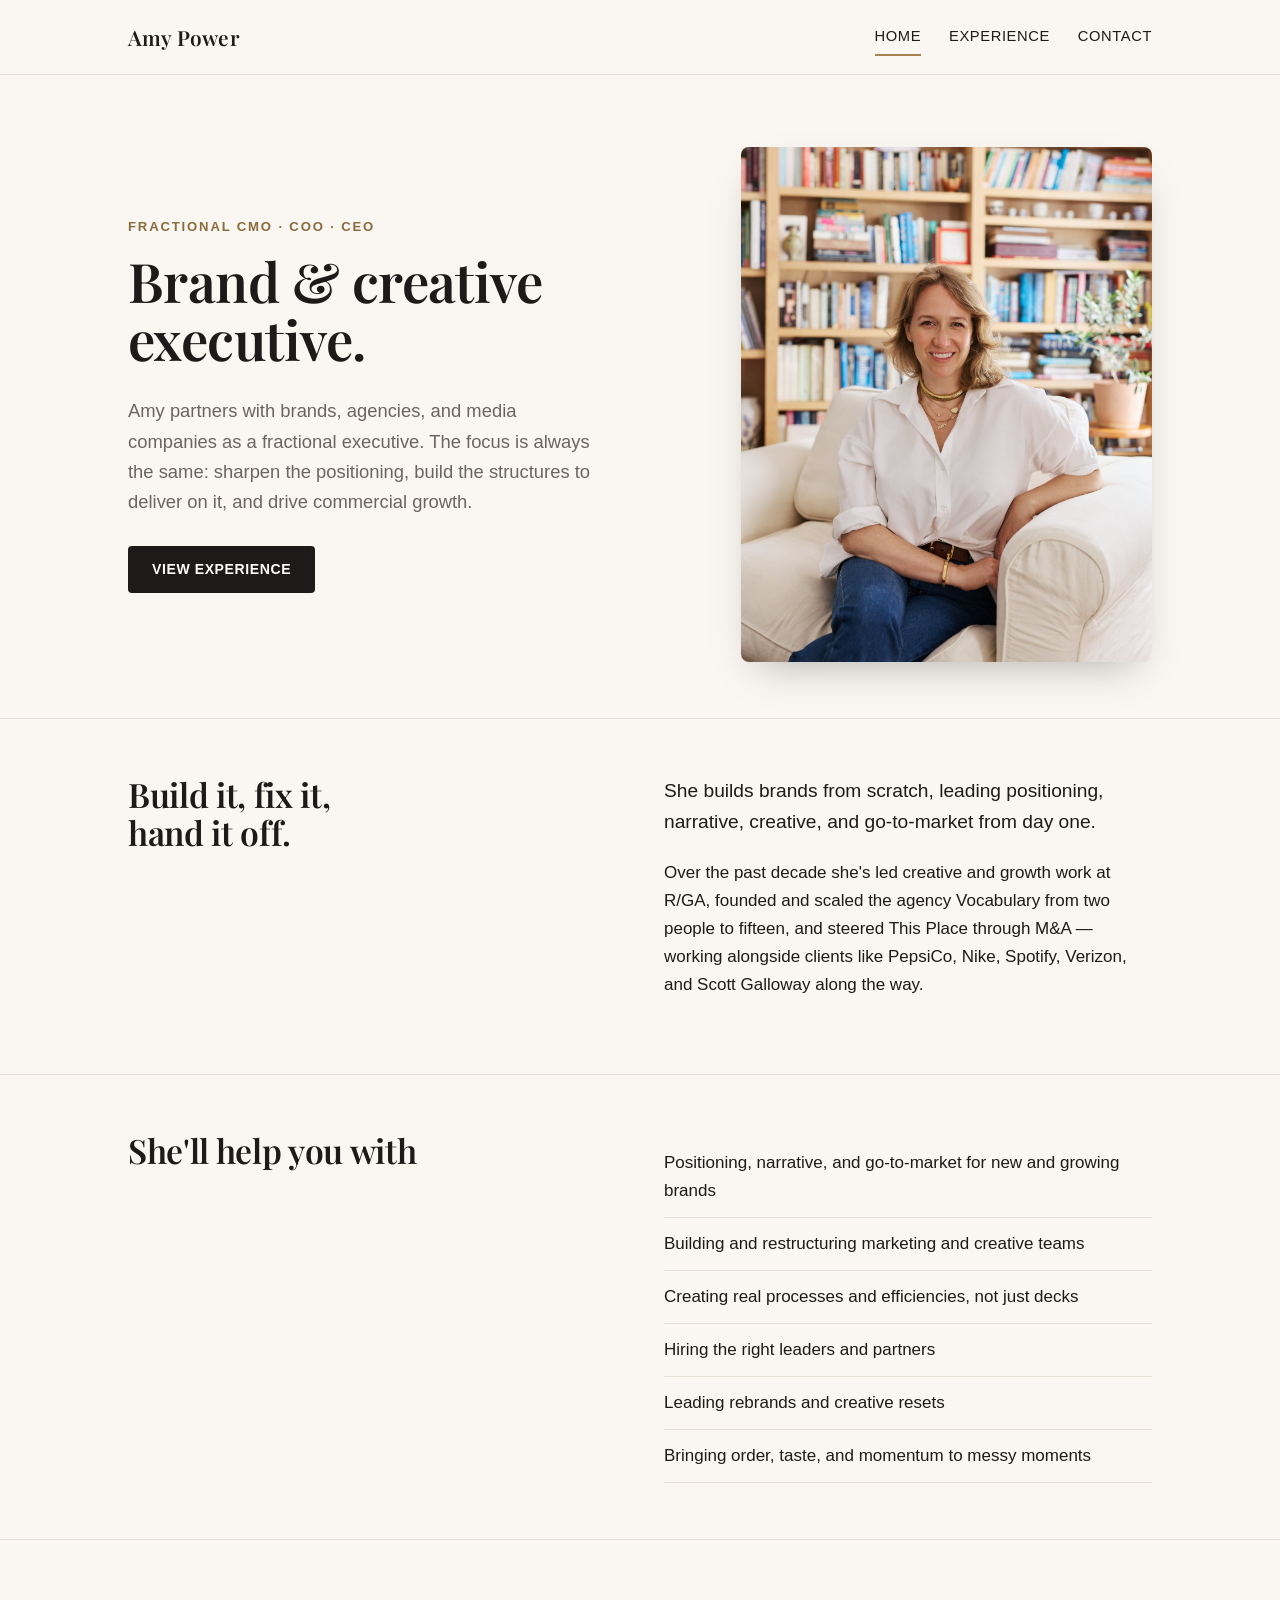
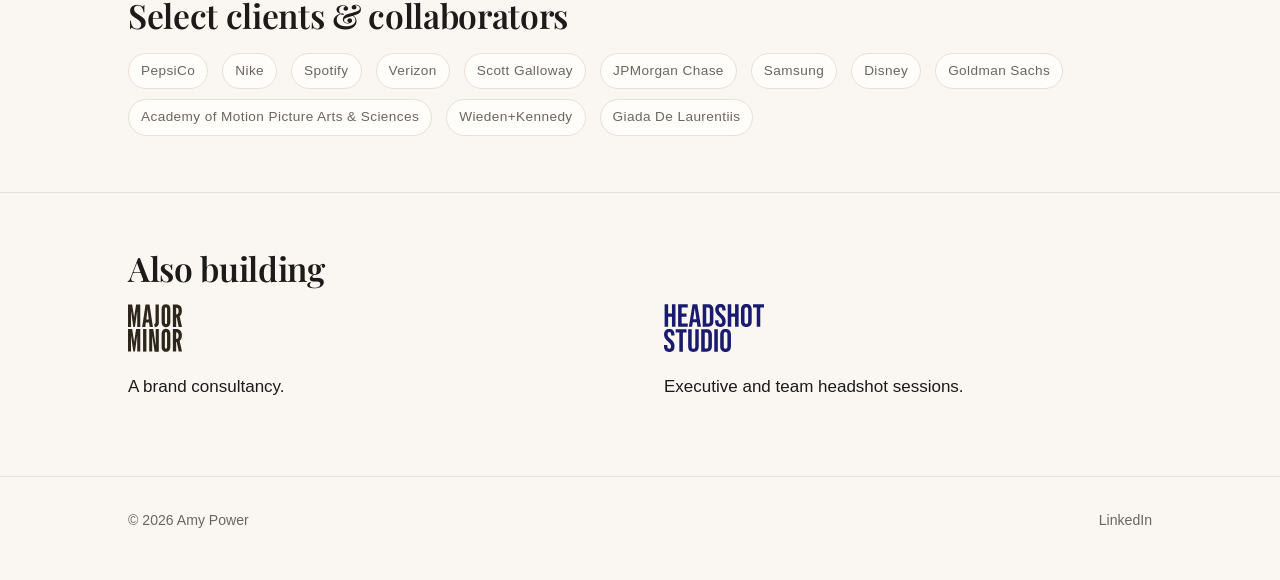
<file: index.html>
<!doctype html>
<html lang="en">
<head>
<meta charset="UTF-8" />
<meta name="viewport" content="width=device-width, initial-scale=1.0" />
<title>Amy Power — Brand &amp; Creative Executive</title>
<meta name="description" content="Amy Power is a fractional CMO, COO, and CEO who builds and fixes brands — positioning, narrative, creative, and go-to-market — for founders, talent, and companies from PepsiCo to Nike to Vocabulary." />
<link rel="preconnect" href="https://fonts.googleapis.com">
<link rel="preconnect" href="https://fonts.gstatic.com" crossorigin>
<link href="https://fonts.googleapis.com/css2?family=Playfair+Display:wght@500;600;700&display=swap" rel="stylesheet">
<link rel="stylesheet" href="styles.css" />
</head>
<body>

<header class="site">
  <div class="nav-inner">
    <a class="wordmark" href="index.html">Amy Power</a>
    <button class="menu-toggle" aria-label="Toggle menu"><span></span><span></span><span></span></button>
    <nav class="links">
      <a href="index.html" aria-current="page">Home</a>
      <a href="experience.html">Experience</a>
      <a href="contact.html">Contact</a>
    </nav>
  </div>
</header>

<main>
  <section class="hero">
    <div class="wrap hero-inner">
      <div>
        <div class="hero-eyebrow">Fractional CMO &middot; COO &middot; CEO</div>
        <h1>Brand &amp; creative<br />executive.</h1>
        <p class="hero-lede">Amy partners with brands, agencies, and media companies as a fractional executive. The focus is always the same: sharpen the positioning, build the structures to deliver on it, and drive commercial growth.</p>
        <div class="cta-row">
          <a class="btn btn-primary" href="experience.html">View Experience</a>
        </div>
      </div>
      <div class="hero-photo">
        <img src="amy-power-headshot.jpg" alt="Portrait of Amy Power" />
      </div>
    </div>
  </section>

  <section class="block">
    <div class="wrap">
      <div class="two-col">
        <div>
          <h2>Build it, fix it,<br />hand it off.</h2>
        </div>
        <div>
          <p class="lead-para">She builds brands from scratch, leading positioning, narrative, creative, and go-to-market from day one.</p>
          <p>Over the past decade she's led creative and growth work at R/GA, founded and scaled the agency Vocabulary from two people to fifteen, and steered This Place through M&A — working alongside clients like PepsiCo, Nike, Spotify, Verizon, and Scott Galloway along the way.</p>
        </div>
      </div>
    </div>
  </section>

  <section class="block">
    <div class="wrap">
      <div class="two-col">
        <div>
          <h2>She'll help you with</h2>
        </div>
        <ul class="pill-list">
          <li>Positioning, narrative, and go-to-market for new and growing brands</li>
          <li>Building and restructuring marketing and creative teams</li>
          <li>Creating real processes and efficiencies, not just decks</li>
          <li>Hiring the right leaders and partners</li>
          <li>Leading rebrands and creative resets</li>
          <li>Bringing order, taste, and momentum to messy moments</li>
        </ul>
      </div>
    </div>
  </section>

  <section class="block">
    <div class="wrap">
      <h2>Select clients &amp; collaborators</h2>
      <div class="clients">
        <span>PepsiCo</span>
        <span>Nike</span>
        <span>Spotify</span>
        <span>Verizon</span>
        <span>Scott Galloway</span>
        <span>JPMorgan Chase</span>
        <span>Samsung</span>
        <span>Disney</span>
        <span>Goldman Sachs</span>
        <span>Academy of Motion Picture Arts &amp; Sciences</span>
        <span>Wieden+Kennedy</span>
        <span>Giada De Laurentiis</span>
      </div>
    </div>
  </section>

<section class="block">
  <div class="wrap">
    <h2>Also building</h2>
    <div class="two-col">
      <div>
        <a class="logo-link" href="https://majorminor.works" target="_blank" rel="noopener">
          <img src="MAJORMINOR-LOGO-Black.svg" alt="Major Minor" height="48">
        </a>
        <p>A brand consultancy.</p>
      </div>
      <div>
        <a class="logo-link" href="https://majorminor.works/headshots/" target="_blank" rel="noopener">
          <img src="headshot-studio.svg" alt="Headshot Studio" height="48">
        </a>
        <p>Executive and team headshot sessions.</p>
      </div>
    </div>
  </div>
</section>

<footer class="site">
  <div class="wrap">
    <span>&copy; <span id="year"></span> Amy Power</span>
    <a href="https://www.linkedin.com/in/aamypowerr" target="_blank" rel="noopener">LinkedIn</a>
  </div>
</footer>

<script src="main.js"></script>
<script>document.getElementById("year").textContent = new Date().getFullYear();</script>
</body>
</html>
</file>
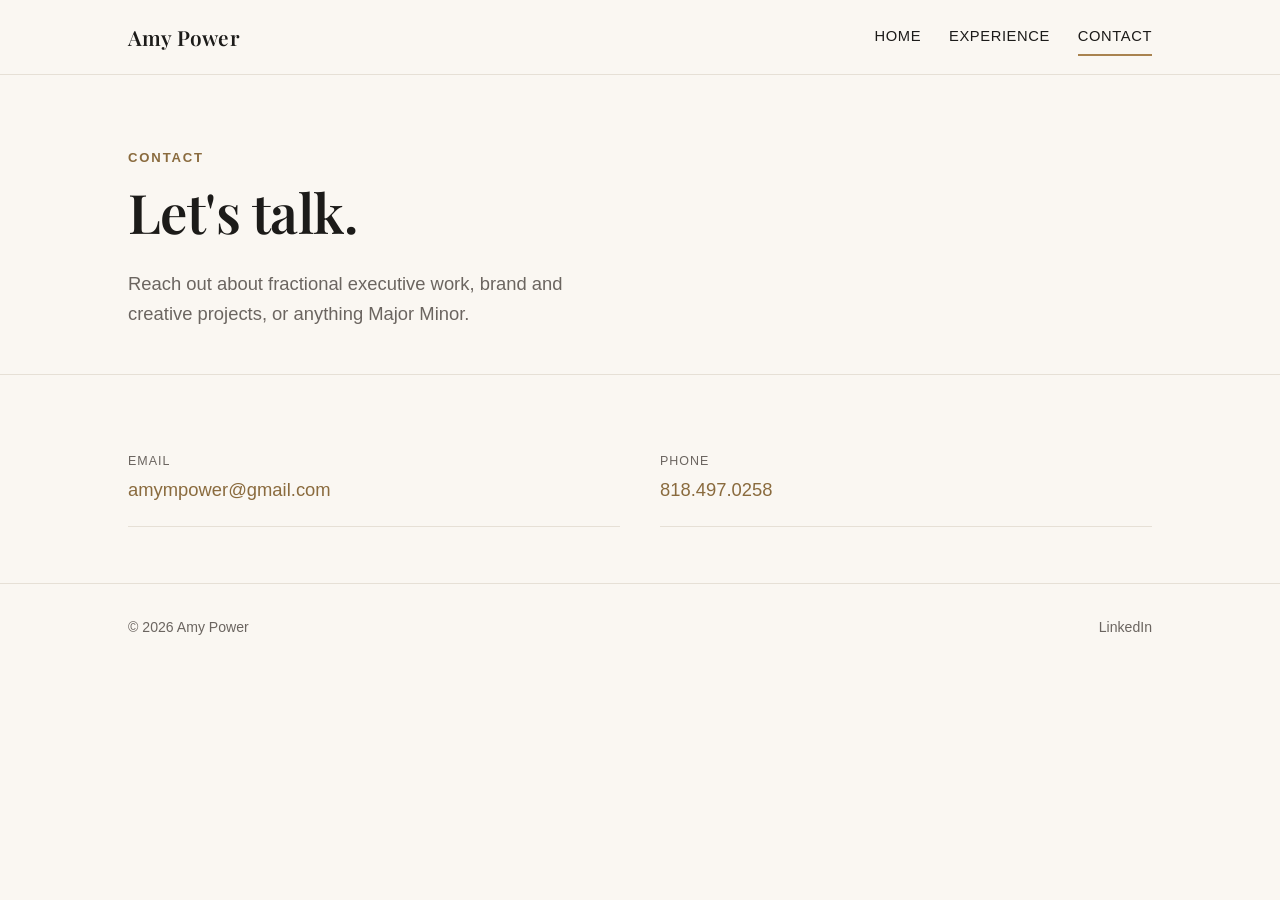
<file: contact.html>
<!doctype html>
<html lang="en">
<head>
<meta charset="UTF-8" />
<meta name="viewport" content="width=device-width, initial-scale=1.0" />
<title>Contact — Amy Power</title>
<link rel="preconnect" href="https://fonts.googleapis.com">
<link rel="preconnect" href="https://fonts.gstatic.com" crossorigin>
<link href="https://fonts.googleapis.com/css2?family=Playfair+Display:wght@500;600;700&display=swap" rel="stylesheet">
<link rel="stylesheet" href="styles.css" />
</head>
<body>

<header class="site">
  <div class="nav-inner">
    <a class="wordmark" href="index.html">Amy Power</a>
    <button class="menu-toggle" aria-label="Toggle menu"><span></span><span></span><span></span></button>
    <nav class="links">
      <a href="index.html">Home</a>
      <a href="experience.html">Experience</a>
      <a href="contact.html" aria-current="page">Contact</a>
    </nav>
  </div>
</header>

<main>
  <section class="hero" style="padding-bottom: 24px;">
    <div class="wrap">
      <div class="hero-eyebrow">Contact</div>
      <h1>Let's talk.</h1>
      <p class="hero-lede">Reach out about fractional executive work, brand and creative projects, or anything Major Minor.</p>
    </div>
  </section>

  <section class="block">
    <div class="wrap">
      <div class="contact-grid">
        <div class="contact-item">
          <div class="label">Email</div>
          <div class="value"><a href="mailto:amympower@gmail.com">amympower@gmail.com</a></div>
        </div>
        <div class="contact-item">
          <div class="label">Phone</div>
          <div class="value"><a href="tel:+18184970258">818.497.0258</a></div>
        </div>
      </div>
    </div>
  </section>
</main>

<footer class="site">
  <div class="wrap">
    <span>&copy; <span id="year"></span> Amy Power</span>
    <a href="https://www.linkedin.com/in/aamypowerr" target="_blank" rel="noopener">LinkedIn</a>
  </div>
</footer>

<script src="main.js"></script>
<script>document.getElementById("year").textContent = new Date().getFullYear();</script>
</body>
</html>
</file>
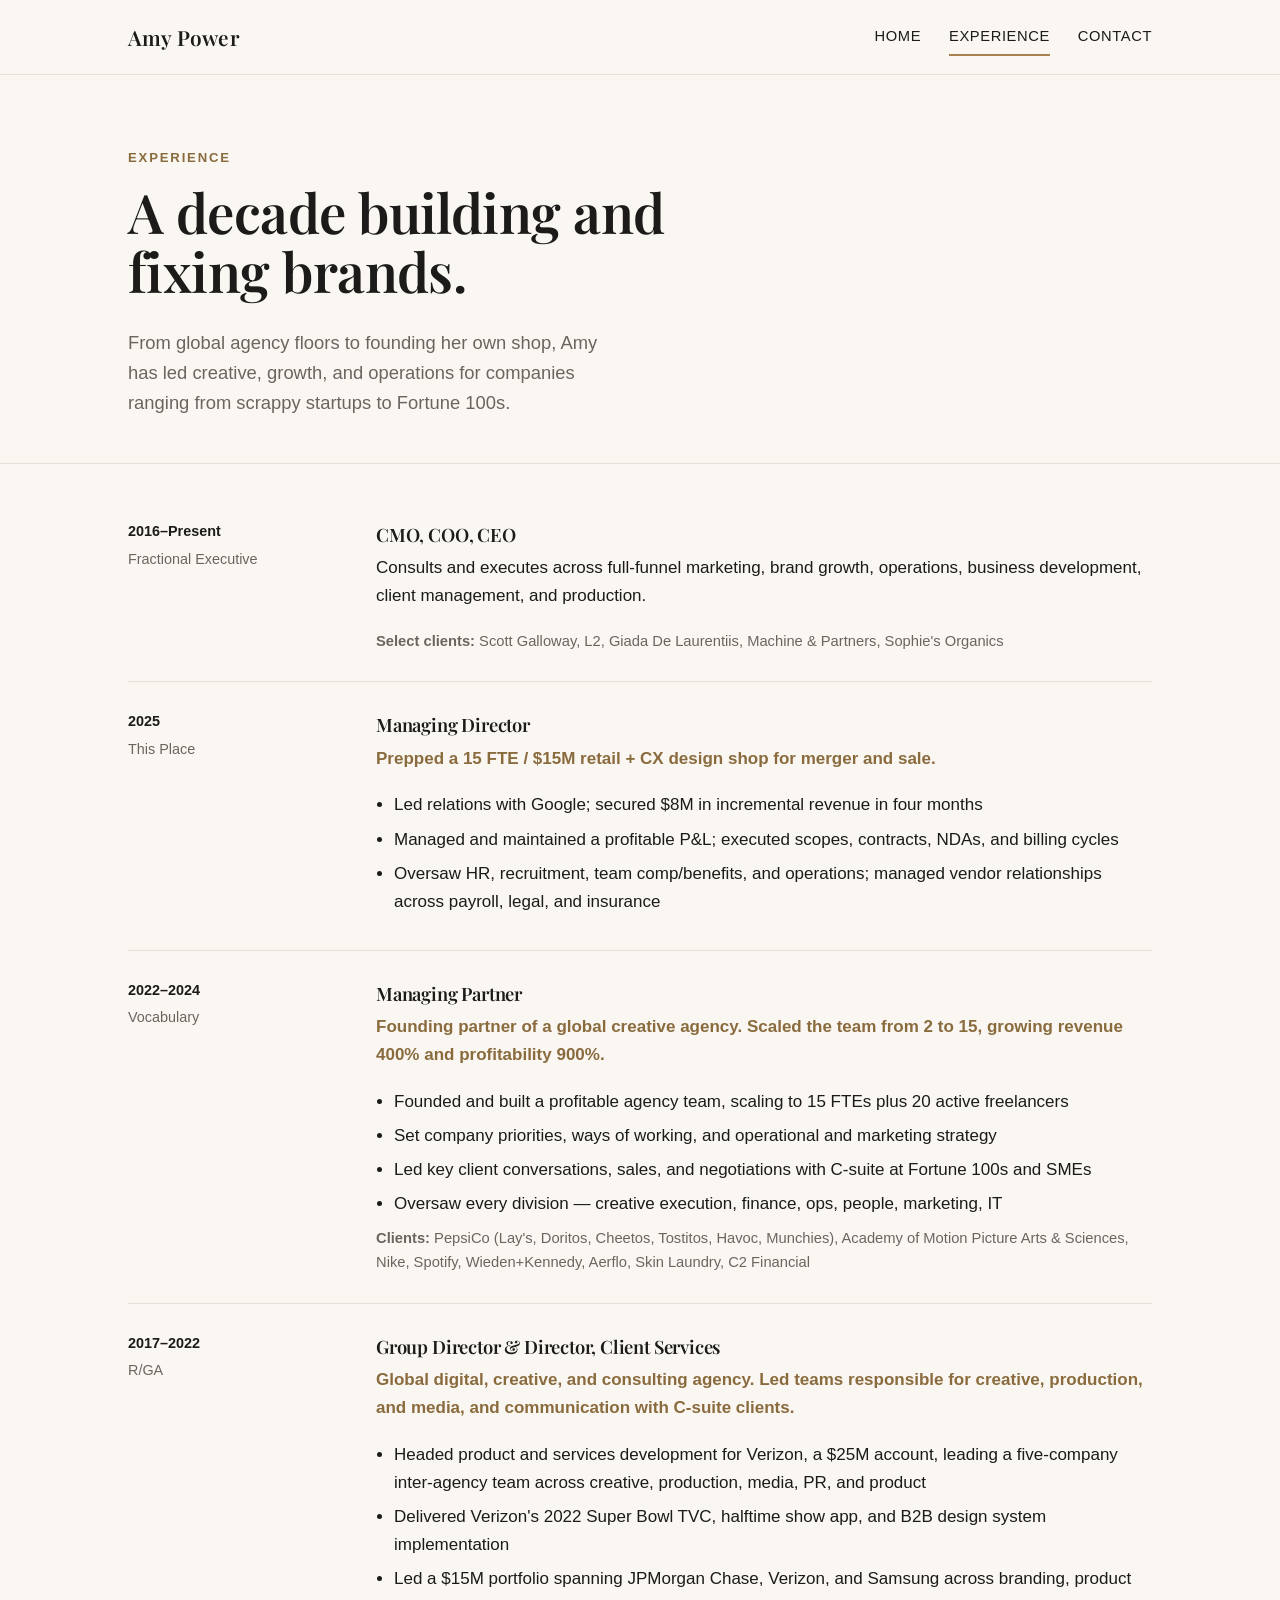
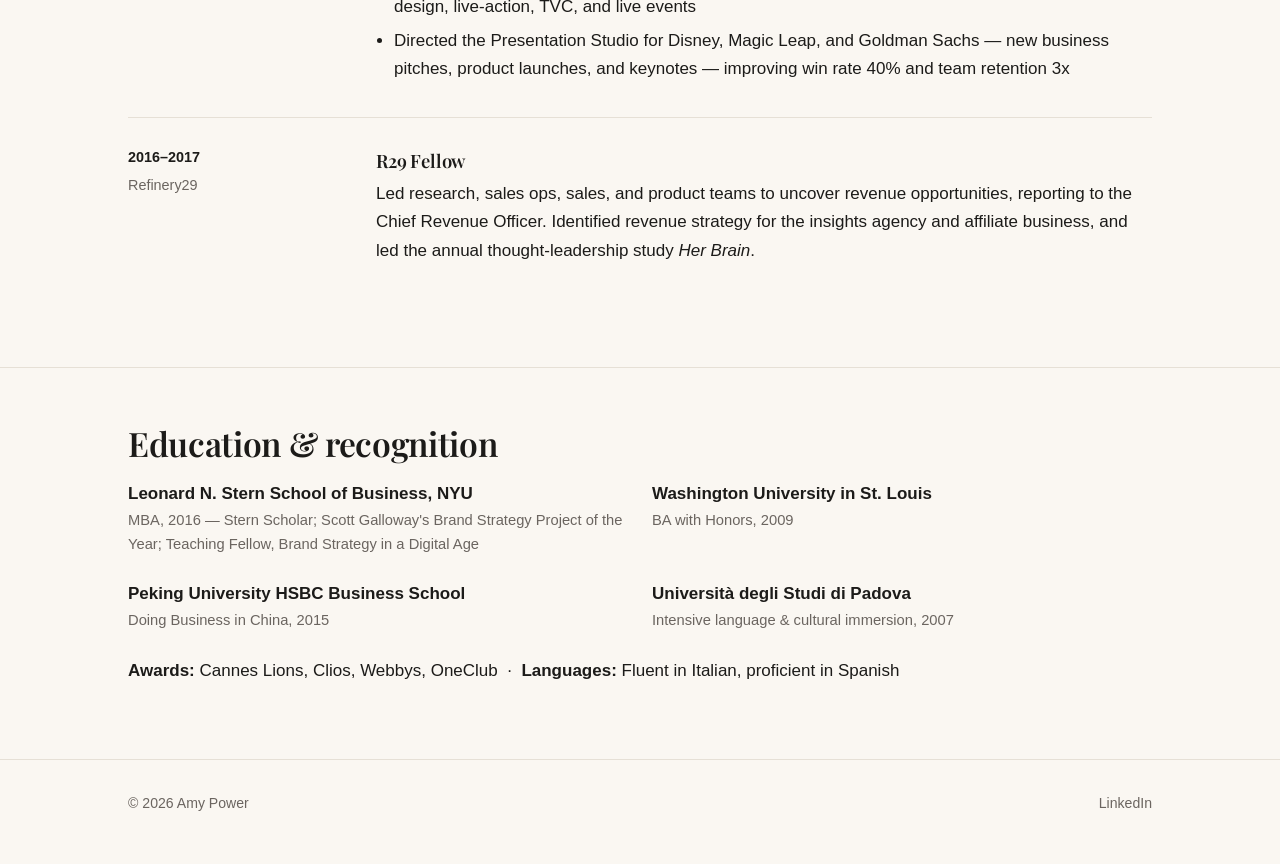
<file: experience.html>
<!doctype html>
<html lang="en">
<head>
<meta charset="UTF-8" />
<meta name="viewport" content="width=device-width, initial-scale=1.0" />
<title>Experience — Amy Power</title>
<meta name="description" content="Amy Power's experience: fractional CMO/COO/CEO work, This Place, Vocabulary, R/GA, and Refinery29." />
<link rel="preconnect" href="https://fonts.googleapis.com">
<link rel="preconnect" href="https://fonts.gstatic.com" crossorigin>
<link href="https://fonts.googleapis.com/css2?family=Playfair+Display:wght@500;600;700&display=swap" rel="stylesheet">
<link rel="stylesheet" href="styles.css" />
</head>
<body>

<header class="site">
  <div class="nav-inner">
    <a class="wordmark" href="index.html">Amy Power</a>
    <button class="menu-toggle" aria-label="Toggle menu"><span></span><span></span><span></span></button>
    <nav class="links">
      <a href="index.html">Home</a>
      <a href="experience.html" aria-current="page">Experience</a>
      <a href="contact.html">Contact</a>
    </nav>
  </div>
</header>

<main>
  <section class="hero" style="padding-bottom: 24px;">
    <div class="wrap">
      <div class="hero-eyebrow">Experience</div>
      <h1>A decade building and<br />fixing brands.</h1>
      <p class="hero-lede">From global agency floors to founding her own shop, Amy has led creative, growth, and operations for companies ranging from scrappy startups to Fortune 100s.</p>
    </div>
  </section>

  <section class="block">
    <div class="wrap">

      <div class="role">
        <div class="role-meta">
          <span class="years">2016&ndash;Present</span>
          Fractional Executive
        </div>
        <div>
          <h3>CMO, COO, CEO</h3>
          <p>Consults and executes across full-funnel marketing, brand growth, operations, business development, client management, and production.</p>
          <div class="role-clients"><strong>Select clients:</strong> Scott Galloway, L2, Giada De Laurentiis, Machine &amp; Partners, Sophie's Organics</div>
        </div>
      </div>

      <div class="role">
        <div class="role-meta">
          <span class="years">2025</span>
          This Place
        </div>
        <div>
          <h3>Managing Director</h3>
          <p class="org">Prepped a 15 FTE / $15M retail + CX design shop for merger and sale.</p>
          <ul>
            <li>Led relations with Google; secured $8M in incremental revenue in four months</li>
            <li>Managed and maintained a profitable P&amp;L; executed scopes, contracts, NDAs, and billing cycles</li>
            <li>Oversaw HR, recruitment, team comp/benefits, and operations; managed vendor relationships across payroll, legal, and insurance</li>
          </ul>
        </div>
      </div>

      <div class="role">
        <div class="role-meta">
          <span class="years">2022&ndash;2024</span>
          Vocabulary
        </div>
        <div>
          <h3>Managing Partner</h3>
          <p class="org">Founding partner of a global creative agency. Scaled the team from 2 to 15, growing revenue 400% and profitability 900%.</p>
          <ul>
            <li>Founded and built a profitable agency team, scaling to 15 FTEs plus 20 active freelancers</li>
            <li>Set company priorities, ways of working, and operational and marketing strategy</li>
            <li>Led key client conversations, sales, and negotiations with C-suite at Fortune 100s and SMEs</li>
            <li>Oversaw every division &mdash; creative execution, finance, ops, people, marketing, IT</li>
          </ul>
          <div class="role-clients"><strong>Clients:</strong> PepsiCo (Lay's, Doritos, Cheetos, Tostitos, Havoc, Munchies), Academy of Motion Picture Arts &amp; Sciences, Nike, Spotify, Wieden+Kennedy, Aerflo, Skin Laundry, C2 Financial</div>
        </div>
      </div>

      <div class="role">
        <div class="role-meta">
          <span class="years">2017&ndash;2022</span>
          R/GA
        </div>
        <div>
          <h3>Group Director &amp; Director, Client Services</h3>
          <p class="org">Global digital, creative, and consulting agency. Led teams responsible for creative, production, and media, and communication with C-suite clients.</p>
          <ul>
            <li>Headed product and services development for Verizon, a $25M account, leading a five-company inter-agency team across creative, production, media, PR, and product</li>
            <li>Delivered Verizon's 2022 Super Bowl TVC, halftime show app, and B2B design system implementation</li>
            <li>Led a $15M portfolio spanning JPMorgan Chase, Verizon, and Samsung across branding, product design, live-action, TVC, and live events</li>
            <li>Directed the Presentation Studio for Disney, Magic Leap, and Goldman Sachs &mdash; new business pitches, product launches, and keynotes &mdash; improving win rate 40% and team retention 3x</li>
          </ul>
        </div>
      </div>

      <div class="role">
        <div class="role-meta">
          <span class="years">2016&ndash;2017</span>
          Refinery29
        </div>
        <div>
          <h3>R29 Fellow</h3>
          <p>Led research, sales ops, sales, and product teams to uncover revenue opportunities, reporting to the Chief Revenue Officer. Identified revenue strategy for the insights agency and affiliate business, and led the annual thought-leadership study <em>Her Brain</em>.</p>
        </div>
      </div>

    </div>
  </section>

  <section class="block">
    <div class="wrap">
      <h2>Education &amp; recognition</h2>
      <div class="edu-grid">
        <div class="edu-item">
          <div class="school">Leonard N. Stern School of Business, NYU</div>
          <div class="detail">MBA, 2016 &mdash; Stern Scholar; Scott Galloway's Brand Strategy Project of the Year; Teaching Fellow, Brand Strategy in a Digital Age</div>
        </div>
        <div class="edu-item">
          <div class="school">Washington University in St. Louis</div>
          <div class="detail">BA with Honors, 2009</div>
        </div>
        <div class="edu-item">
          <div class="school">Peking University HSBC Business School</div>
          <div class="detail">Doing Business in China, 2015</div>
        </div>
        <div class="edu-item">
          <div class="school">Universit&agrave; degli Studi di Padova</div>
          <div class="detail">Intensive language &amp; cultural immersion, 2007</div>
        </div>
      </div>
      <p style="margin-top:24px;"><strong>Awards:</strong> Cannes Lions, Clios, Webbys, OneClub &nbsp;&middot;&nbsp; <strong>Languages:</strong> Fluent in Italian, proficient in Spanish</p>
    </div>
  </section>
</main>

<footer class="site">
  <div class="wrap">
    <span>&copy; <span id="year"></span> Amy Power</span>
    <a href="https://www.linkedin.com/in/aamypowerr" target="_blank" rel="noopener">LinkedIn</a>
  </div>
</footer>

<script src="main.js"></script>
<script>document.getElementById("year").textContent = new Date().getFullYear();</script>
</body>
</html>
</file>
<file: styles.css>
/* Amy Power — personal site
   Type: Playfair Display for headlines, Helvetica Neue for body
   Palette: warm cream, charcoal, brass accent */

:root {
  --cream: #faf7f2;
  --paper: #fffdfa;
  --charcoal: #1c1b19;
  --warm-gray: #6b6560;
  --line: #e6e0d6;
  --brass: #a9834f;
  --brass-dark: #8a6b3e;
  --max-w: 1080px;
}

* { box-sizing: border-box; }

html { scroll-behavior: smooth; }

body {
  margin: 0;
  background: var(--cream);
  color: var(--charcoal);
  font-family: "Helvetica Neue", Helvetica, Arial, sans-serif;
  font-size: 17px;
  line-height: 1.65;
  -webkit-font-smoothing: antialiased;
}

h1, h2, h3, .display {
  font-family: "Playfair Display", Georgia, "Times New Roman", serif;
  font-weight: 600;
  letter-spacing: -0.01em;
  margin: 0 0 0.5em;
  color: var(--charcoal);
}

h1 { font-size: clamp(2.2rem, 5vw, 3.4rem); line-height: 1.08; }
h2 { font-size: clamp(1.5rem, 3vw, 2.1rem); line-height: 1.15; }
h3 { font-size: 1.15rem; font-weight: 600; }

p { margin: 0 0 1.1em; color: var(--charcoal); }

a { color: var(--brass-dark); text-decoration: none; }
a:hover { text-decoration: underline; }

.wrap {
  max-width: var(--max-w);
  margin: 0 auto;
  padding: 0 28px;
}

/* Header / nav */
header.site {
  position: sticky;
  top: 0;
  z-index: 20;
  background: rgba(250, 247, 242, 0.92);
  backdrop-filter: saturate(140%) blur(6px);
  border-bottom: 1px solid var(--line);
}

.nav-inner {
  max-width: var(--max-w);
  margin: 0 auto;
  padding: 18px 28px;
  display: flex;
  align-items: center;
  justify-content: space-between;
}

.wordmark {
  font-family: "Playfair Display", Georgia, serif;
  font-size: 1.3rem;
  font-weight: 600;
  color: var(--charcoal);
  letter-spacing: 0.01em;
}
.wordmark:hover { text-decoration: none; }

nav.links { display: flex; gap: 28px; align-items: center; }

nav.links a {
  color: var(--charcoal);
  font-size: 0.92rem;
  letter-spacing: 0.04em;
  text-transform: uppercase;
  padding: 6px 0;
  border-bottom: 2px solid transparent;
}

nav.links a:hover,
nav.links a[aria-current="page"] {
  border-bottom-color: var(--brass);
  text-decoration: none;
}

.menu-toggle {
  display: none;
  background: none;
  border: 1px solid var(--charcoal);
  border-radius: 6px;
  width: 40px;
  height: 36px;
  cursor: pointer;
}
.menu-toggle span {
  display: block;
  width: 18px;
  height: 2px;
  background: var(--charcoal);
  margin: 4px auto;
}

/* Hero */
.hero {
  padding: 72px 0 56px;
}
.hero-inner {
  display: grid;
  grid-template-columns: 1.15fr 0.85fr;
  gap: 56px;
  align-items: center;
}
.hero-eyebrow {
  text-transform: uppercase;
  letter-spacing: 0.14em;
  font-size: 0.82rem;
  color: var(--brass-dark);
  font-weight: 600;
  margin-bottom: 14px;
}
.hero-lede {
  font-size: 1.15rem;
  color: var(--warm-gray);
  max-width: 46ch;
}
.hero-photo {
  width: 100%;
  aspect-ratio: 4 / 5;
  border-radius: 8px;
  overflow: hidden;
  box-shadow: 0 18px 40px -18px rgba(28, 27, 25, 0.35);
}
.hero-photo img {
  width: 100%;
  height: 100%;
  object-fit: cover;
  display: block;
}

.cta-row { display: flex; gap: 14px; flex-wrap: wrap; margin-top: 28px; }

.btn {
  display: inline-block;
  padding: 12px 24px;
  border-radius: 4px;
  font-size: 0.88rem;
  letter-spacing: 0.04em;
  text-transform: uppercase;
  font-weight: 600;
  transition: all 0.15s ease;
}
.btn-primary {
  background: var(--charcoal);
  color: var(--paper);
}
.btn-primary:hover {
  background: var(--brass-dark);
  text-decoration: none;
}
.btn-secondary {
  background: transparent;
  color: var(--charcoal);
  border: 1px solid var(--charcoal);
}
.btn-secondary:hover {
  border-color: var(--brass-dark);
  color: var(--brass-dark);
  text-decoration: none;
}

/* Sections */
section.block {
  padding: 56px 0;
  border-top: 1px solid var(--line);
}
section.block:first-of-type { border-top: none; }

.lead-para {
  font-size: 1.2rem;
  max-width: 68ch;
  color: var(--charcoal);
}

.two-col {
  display: grid;
  grid-template-columns: 1fr 1fr;
  gap: 48px;
}

.pill-list { list-style: none; padding: 0; margin: 18px 0 0; }
.pill-list li {
  padding: 12px 0;
  border-bottom: 1px solid var(--line);
  color: var(--charcoal);
}
.pill-list li:first-child { padding-top: 0; }

.clients {
  display: flex;
  flex-wrap: wrap;
  gap: 10px 14px;
  margin-top: 18px;
}
.clients span {
  font-size: 0.85rem;
  letter-spacing: 0.03em;
  color: var(--warm-gray);
  padding: 6px 12px;
  border: 1px solid var(--line);
  border-radius: 999px;
  background: var(--paper);
}

/* Experience timeline */
.role {
  padding: 28px 0;
  border-top: 1px solid var(--line);
  display: grid;
  grid-template-columns: 220px 1fr;
  gap: 28px;
}
.role:first-of-type { border-top: none; padding-top: 0; }
.role-meta { color: var(--warm-gray); font-size: 0.9rem; }
.role-meta .years { display: block; font-weight: 600; color: var(--charcoal); margin-bottom: 4px; }
.role h3 { margin-bottom: 4px; }
.role .org { color: var(--brass-dark); font-weight: 600; }
.role ul { margin: 10px 0 0; padding-left: 18px; }
.role li { margin-bottom: 6px; color: var(--charcoal); }
.role .role-clients { margin-top: 8px; font-size: 0.92rem; color: var(--warm-gray); }

.edu-grid {
  display: grid;
  grid-template-columns: repeat(2, 1fr);
  gap: 24px;
  margin-top: 12px;
}
.edu-item { }
.edu-item .school { font-weight: 600; }
.edu-item .detail { color: var(--warm-gray); font-size: 0.92rem; }

/* Resume page */
.resume-panel {
  background: var(--paper);
  border: 1px solid var(--line);
  border-radius: 10px;
  padding: 40px;
  text-align: center;
}
.resume-embed {
  border: 1px solid var(--line);
  border-radius: 8px;
  overflow: hidden;
  margin-top: 32px;
  height: 780px;
}
.resume-embed iframe { width: 100%; height: 100%; border: none; }

/* Contact */
.contact-grid {
  display: grid;
  grid-template-columns: 1fr 1fr;
  gap: 40px;
}
.contact-item { padding: 20px 0; border-bottom: 1px solid var(--line); }
.contact-item .label {
  text-transform: uppercase;
  letter-spacing: 0.08em;
  font-size: 0.78rem;
  color: var(--warm-gray);
  margin-bottom: 4px;
}
.contact-item .value { font-size: 1.15rem; }
.contact-item .note { color: var(--warm-gray); font-size: 0.9rem; margin-top: 4px; }

/* Footer */
footer.site {
  border-top: 1px solid var(--line);
  padding: 32px 0 48px;
  color: var(--warm-gray);
  font-size: 0.88rem;
}
footer.site .wrap {
  display: flex;
  justify-content: space-between;
  align-items: center;
  flex-wrap: wrap;
  gap: 12px;
}
footer.site a { color: var(--warm-gray); }

/* Responsive */
@media (max-width: 820px) {
  .hero-inner { grid-template-columns: 1fr; }
  .hero-photo { max-width: 340px; margin: 0 auto; }
  .two-col { grid-template-columns: 1fr; gap: 8px; }
  .role { grid-template-columns: 1fr; gap: 6px; }
  .contact-grid { grid-template-columns: 1fr; }
  .edu-grid { grid-template-columns: 1fr; }

  nav.links {
    position: absolute;
    top: 100%;
    left: 0;
    right: 0;
    background: var(--cream);
    border-bottom: 1px solid var(--line);
    flex-direction: column;
    gap: 0;
    display: none;
    padding: 8px 28px 20px;
  }
  nav.links.open { display: flex; }
  nav.links a { width: 100%; padding: 12px 0; border-bottom: 1px solid var(--line); }
  .menu-toggle { display: block; }
}
.logo-link {
  display: inline-block;
  margin-bottom: 12px;
}
.logo-link img {
  height: 48px;
  width: auto;
  display: block;
}
</file>
